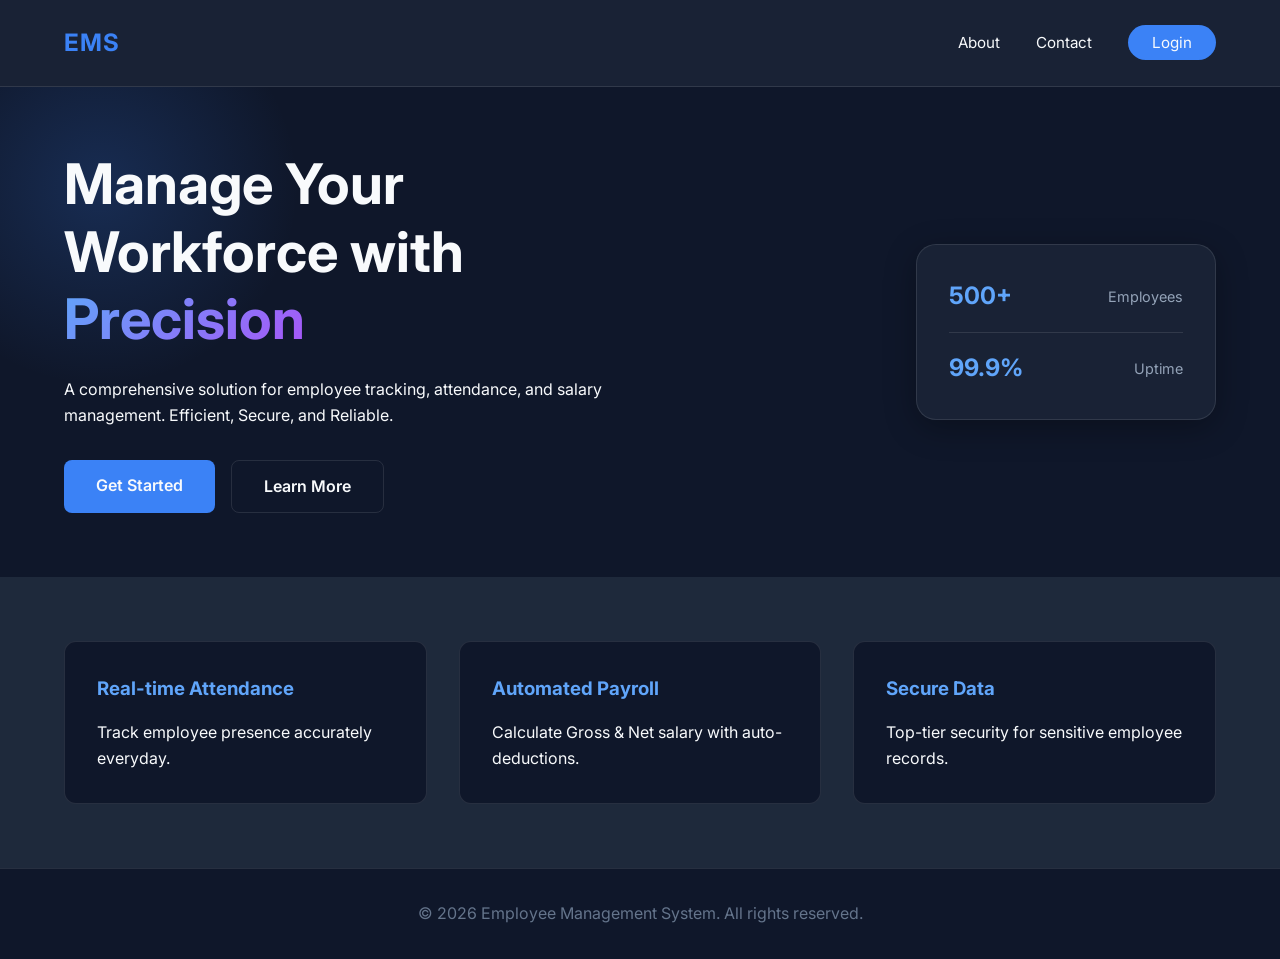
<file: EMS/WebContent/index.html>
<!DOCTYPE html>
<html lang="en">
<head>
    <meta charset="UTF-8">
    <meta name="viewport" content="width=device-width, initial-scale=1.0">
    <title>EMS - Employee Management System</title>
    <link rel="stylesheet" href="css/style.css">
    <link href="https://fonts.googleapis.com/css2?family=Inter:wght@300;400;600;700&display=swap" rel="stylesheet">
</head>
<body>
    <div class="landing-container">
        <nav class="navbar">
            <div class="logo">EMS</div>
            <div class="nav-links">
                <a href="#about">About</a>
                <a href="#contact">Contact</a>
                <a href="login.html" class="btn-login">Login</a>
            </div>
        </nav>
        
        <header class="hero-section">
            <div class="hero-content">
                <h1>Manage Your Workforce with <span class="highlight">Precision</span></h1>
                <p>A comprehensive solution for employee tracking, attendance, and salary management. Efficient, Secure, and Reliable.</p>
                <div class="cta-buttons">
                    <a href="login.html" class="btn-primary">Get Started</a>
                    <a href="#learn-more" class="btn-secondary">Learn More</a>
                </div>
            </div>
            <div class="hero-visual">
                <!-- Abstract Premium Visual -->
                <div class="glass-card">
                    <div class="stat-item">
                        <span class="stat-num">500+</span>
                        <span class="stat-label">Employees</span>
                    </div>
                    <div class="stat-item">
                        <span class="stat-num">99.9%</span>
                        <span class="stat-label">Uptime</span>
                    </div>
                </div>
            </div>
        </header>

        <section id="features" class="features-section">
            <div class="feature-card">
                <h3>Real-time Attendance</h3>
                <p>Track employee presence accurately everyday.</p>
            </div>
            <div class="feature-card">
                <h3>Automated Payroll</h3>
                <p>Calculate Gross & Net salary with auto-deductions.</p>
            </div>
            <div class="feature-card">
                <h3>Secure Data</h3>
                <p>Top-tier security for sensitive employee records.</p>
            </div>
        </section>

        <footer>
            <p>&copy; 2026 Employee Management System. All rights reserved.</p>
        </footer>
    </div>
</body>
</html>
</file>
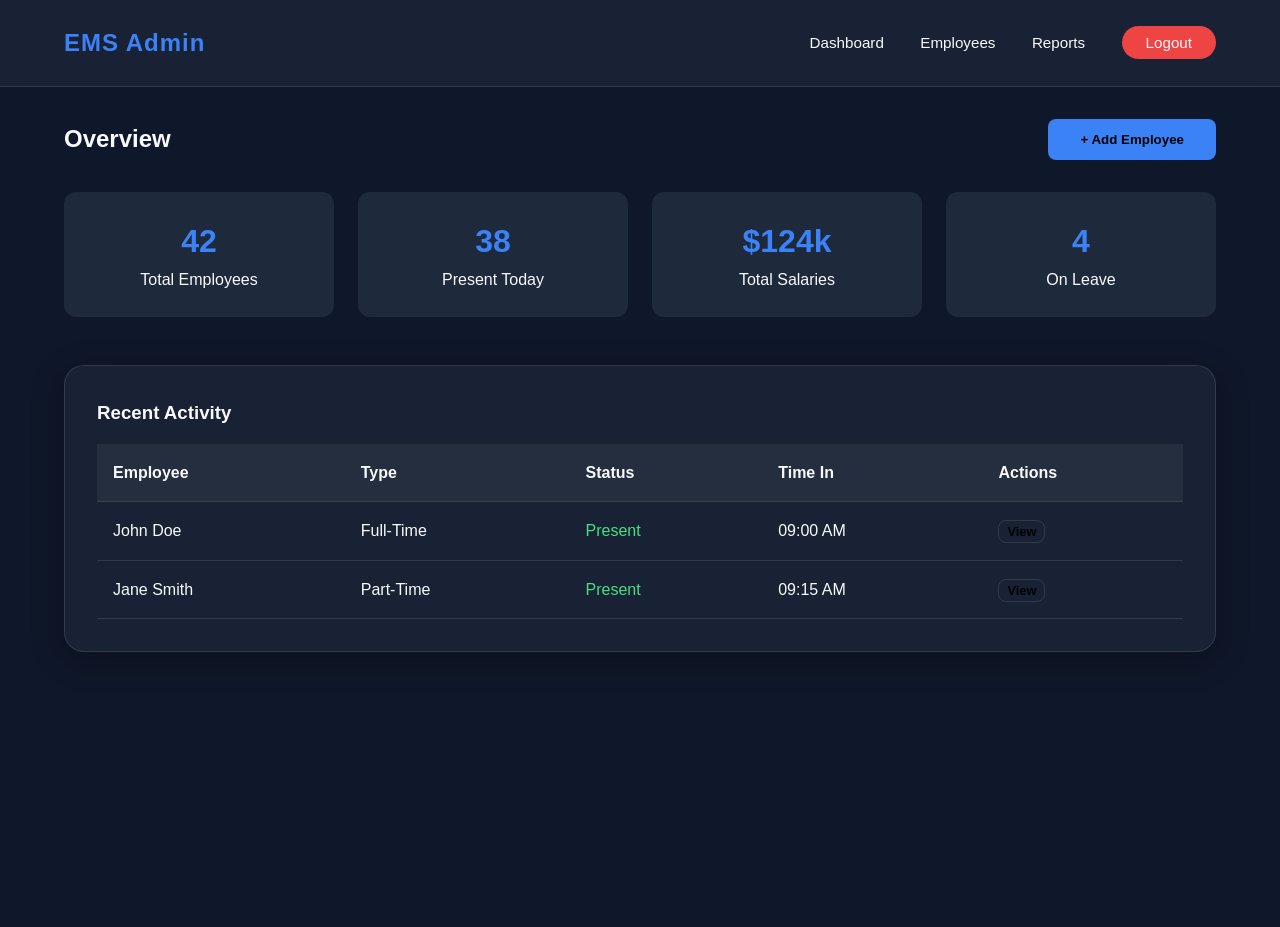
<file: EMS/WebContent/dashboard_admin.html>
<!DOCTYPE html>
<html lang="en">

<head>
    <meta charset="UTF-8">
    <title>Admin Dashboard - EMS</title>
    <link rel="stylesheet" href="css/style.css">
</head>

<body>
    <nav class="navbar">
        <div class="logo">EMS Admin</div>
        <div class="nav-links">
            <a href="dashboard_admin.html" class="active">Dashboard</a>
            <a href="employees.jsp">Employees</a>
            <a href="reports.jsp">Reports</a>
            <a href="/api/auth?action=logout" class="btn-login" style="background: #ef4444;">Logout</a>
        </div>
    </nav>

    <div class="dashboard-container" style="display: block; padding: 2rem 5%;">
        <div class="dash-header">
            <h2>Overview</h2>
            <button class="btn-primary">+ Add Employee</button>
        </div>

        <div class="grid-stats">
            <div class="stat-card">
                <h3>42</h3>
                <p>Total Employees</p>
            </div>
            <div class="stat-card">
                <h3>38</h3>
                <p>Present Today</p>
            </div>
            <div class="stat-card">
                <h3>$124k</h3>
                <p>Total Salaries</p>
            </div>
            <div class="stat-card">
                <h3>4</h3>
                <p>On Leave</p>
            </div>
        </div>

        <div class="glass-card" style="width: 100%;">
            <h3>Recent Activity</h3>
            <div class="table-container">
                <table>
                    <thead>
                        <tr>
                            <th>Employee</th>
                            <th>Type</th>
                            <th>Status</th>
                            <th>Time In</th>
                            <th>Actions</th>
                        </tr>
                    </thead>
                    <tbody>
                        <tr>
                            <td>John Doe</td>
                            <td>Full-Time</td>
                            <td style="color: #4ade80;">Present</td>
                            <td>09:00 AM</td>
                            <td><button class="btn-secondary"
                                    style="padding: 0.2rem 0.5rem; font-size: 0.8rem;">View</button></td>
                        </tr>
                        <tr>
                            <td>Jane Smith</td>
                            <td>Part-Time</td>
                            <td style="color: #4ade80;">Present</td>
                            <td>09:15 AM</td>
                            <td><button class="btn-secondary"
                                    style="padding: 0.2rem 0.5rem; font-size: 0.8rem;">View</button></td>
                        </tr>
                    </tbody>
                </table>
            </div>
        </div>
    </div>
</body>

</html>
</file>
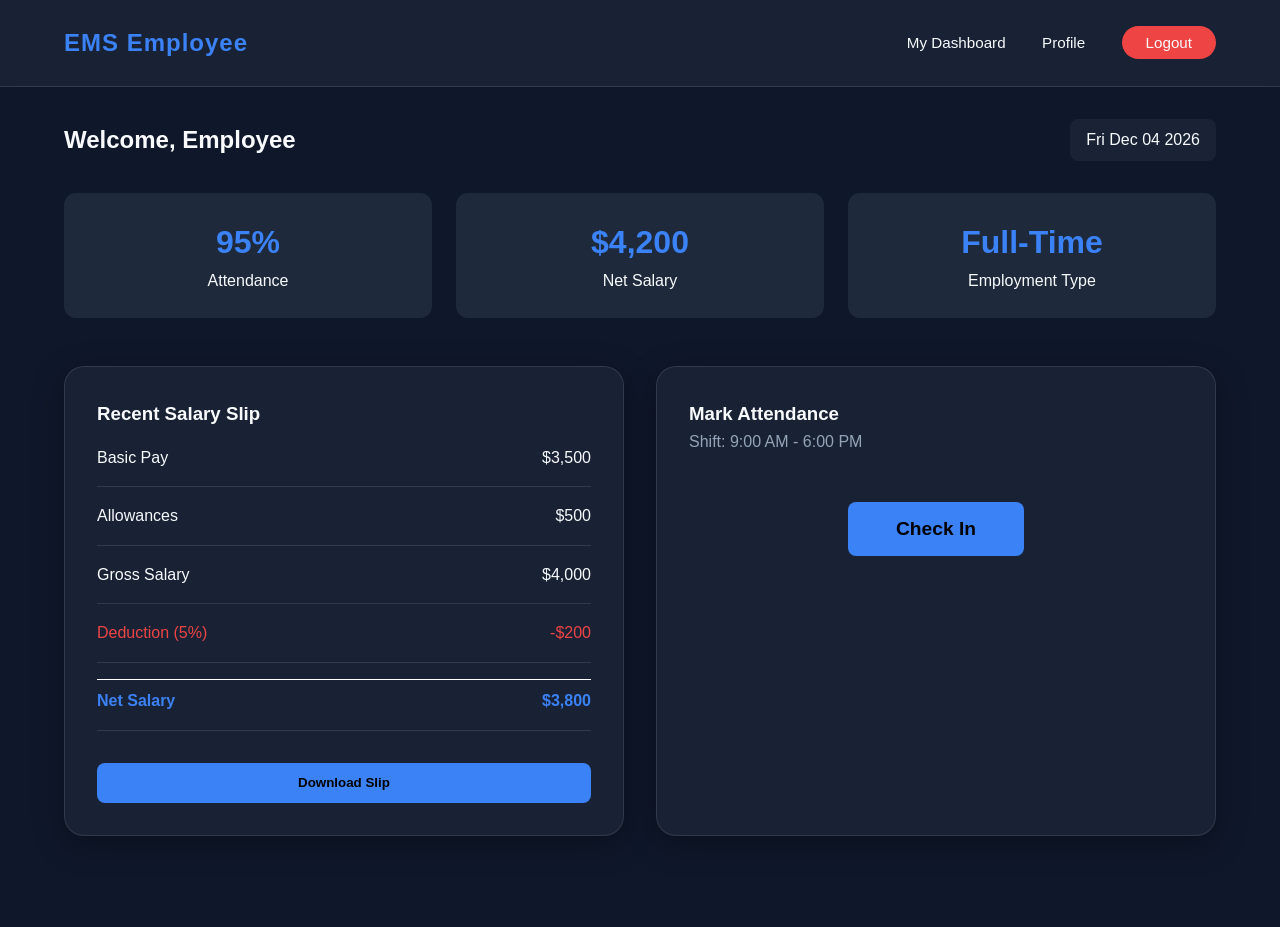
<file: EMS/WebContent/dashboard_employee.html>
<!DOCTYPE html>
<html lang="en">

<head>
    <meta charset="UTF-8">
    <title>Employee Dashboard - EMS</title>
    <link rel="stylesheet" href="css/style.css">
</head>

<body>
    <nav class="navbar">
        <div class="logo">EMS Employee</div>
        <div class="nav-links">
            <a href="dashboard_employee.html" class="active">My Dashboard</a>
            <a href="profile.jsp">Profile</a>
            <a href="/api/auth?action=logout" class="btn-login" style="background: #ef4444;">Logout</a>
        </div>
    </nav>

    <div class="dashboard-container" style="display: block; padding: 2rem 5%;">
        <!-- Welcome Section -->
        <div class="dash-header">
            <h2>Welcome, <span id="empName">Employee</span></h2>
            <div class="date-badge" style="background: var(--glass-bg); padding: 0.5rem 1rem; border-radius: 8px;">
                <script>document.write(new Date().toDateString());</script>
            </div>
        </div>

        <!-- Stats Grid -->
        <div class="grid-stats">
            <div class="stat-card">
                <h3>95%</h3>
                <p>Attendance</p>
            </div>
            <div class="stat-card">
                <h3>$4,200</h3>
                <p>Net Salary</p>
            </div>
            <div class="stat-card">
                <h3>Full-Time</h3>
                <p>Employment Type</p>
            </div>
        </div>

        <div style="display: grid; grid-template-columns: 1fr 1fr; gap: 2rem;">
            <!-- Salary Slip Preview -->
            <div class="glass-card" style="width: 100%;">
                <h3>Recent Salary Slip</h3>
                <div style="margin-top: 1rem;">
                    <div class="stat-item">
                        <span>Basic Pay</span>
                        <span>$3,500</span>
                    </div>
                    <div class="stat-item">
                        <span>Allowances</span>
                        <span>$500</span>
                    </div>
                    <div class="stat-item">
                        <span>Gross Salary</span>
                        <span>$4,000</span>
                    </div>
                    <div class="stat-item" style="color: #ef4444;">
                        <span>Deduction (5%)</span>
                        <span>-$200</span>
                    </div>
                    <div class="stat-item" style="border-top: 1px solid #fff; margin-top: 0.5rem; padding-top: 0.5rem;">
                        <span style="font-weight: bold; color: var(--primary-color);">Net Salary</span>
                        <span style="font-weight: bold; color: var(--primary-color);">$3,800</span>
                    </div>
                    <button class="btn-primary" style="width: 100%; margin-top: 1rem;">Download Slip</button>
                </div>
            </div>

            <!-- Attendance Marking -->
            <div class="glass-card" style="width: 100%;">
                <h3>Mark Attendance</h3>
                <p style="color: #94a3b8; margin-bottom: 1rem;">Shift: 9:00 AM - 6:00 PM</p>
                <div style="text-align: center; padding: 2rem;">
                    <button class="btn-primary" style="font-size: 1.2rem; padding: 1rem 3rem;">Check In</button>
                </div>
            </div>
        </div>
    </div>
</body>

</html>
</file>
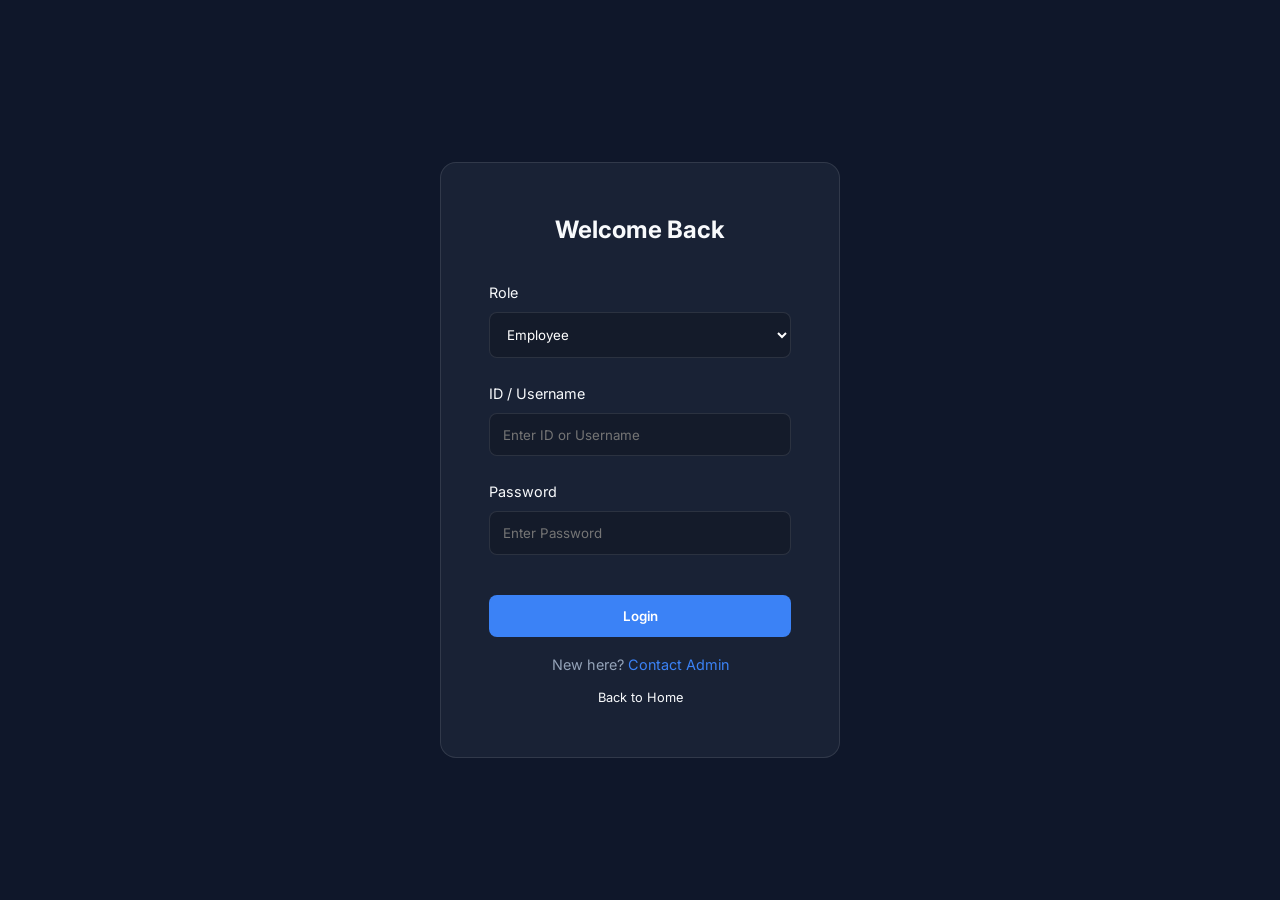
<file: EMS/WebContent/login.html>
<!DOCTYPE html>
<html lang="en">

<head>
    <meta charset="UTF-8">
    <title>Login - EMS</title>
    <link rel="stylesheet" href="css/style.css">
    <link href="https://fonts.googleapis.com/css2?family=Inter:wght@400;600&display=swap" rel="stylesheet">
</head>

<body>
    <div class="login-container">
        <div class="form-box">
            <h2>Welcome Back</h2>
            <form action="/api/auth" method="POST">
                <div class="form-group">
                    <label>Role</label>
                    <select name="role" id="role" onchange="toggleFields()">
                        <option value="EMPLOYEE">Employee</option>
                        <option value="ADMIN">Admin</option>
                    </select>
                </div>
                <div class="form-group">
                    <label>ID / Username</label>
                    <input type="text" name="username" placeholder="Enter ID or Username" required>
                </div>
                <div class="form-group">
                    <label>Password</label>
                    <input type="password" name="password" placeholder="Enter Password" required>
                </div>
                <button type="submit" class="btn-submit">Login</button>
            </form>
            <p style="margin-top: 1rem; text-align: center; font-size: 0.9rem; color: #94a3b8;">
                New here? <a href="#" style="color: var(--primary-color);">Contact Admin</a>
            </p>
            <p style="margin-top: 0.5rem; text-align: center;">
                <a href="index.html" style="font-size: 0.8rem;">Back to Home</a>
            </p>
        </div>
    </div>
    <script>
        function toggleFields() {
            // Function to handle UI changes based on role
        }
    </script>
</body>

</html>
</file>
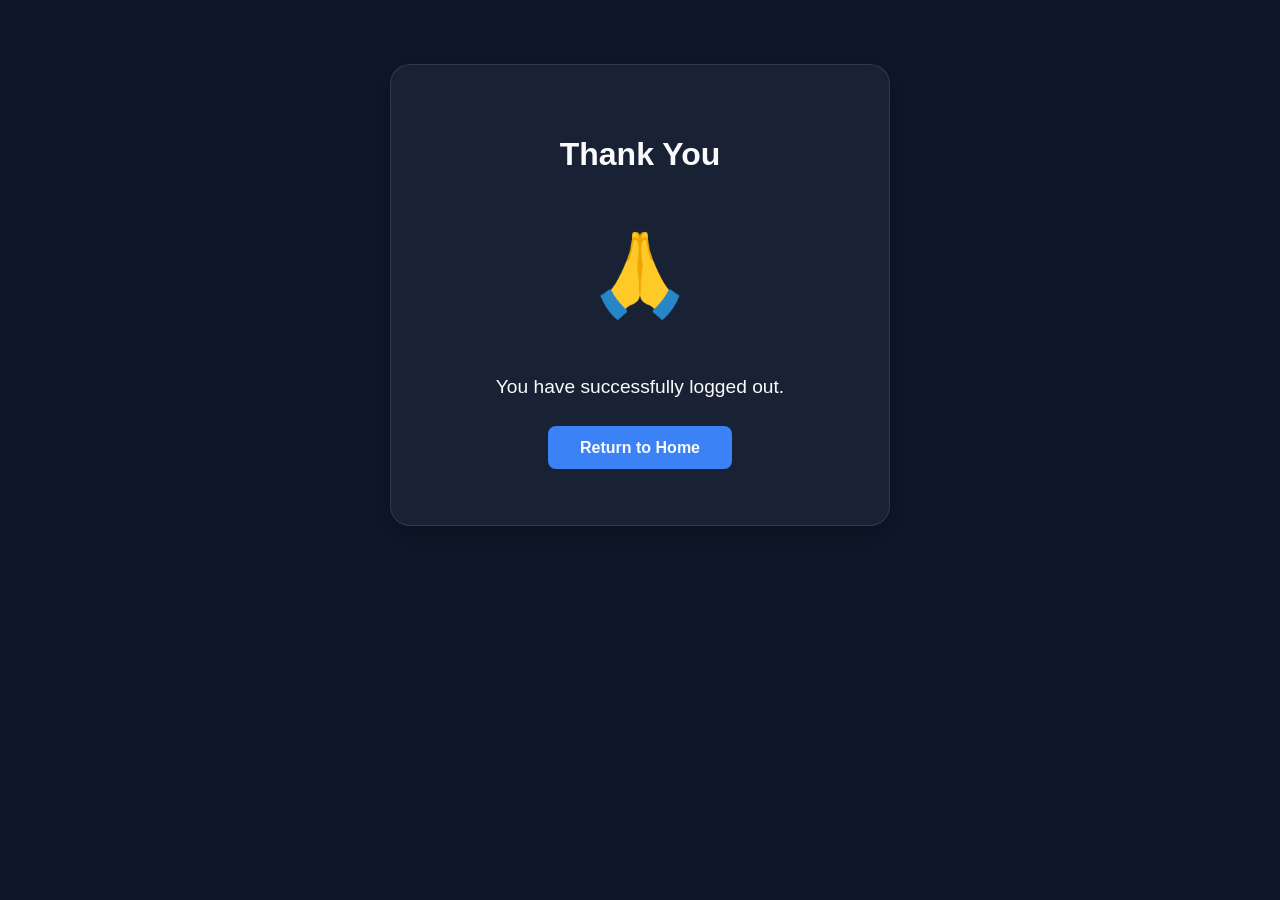
<file: EMS/WebContent/thankyou.html>
<!DOCTYPE html>
<html lang="en">

<head>
    <meta charset="UTF-8">
    <title>Thank You - EMS</title>
    <link rel="stylesheet" href="css/style.css">
</head>

<body>
    <div class="thank-you-container">
        <div class="glass-card" style="margin: 0 auto; width: 100%; max-width: 500px; padding: 4rem;">
            <h1>Thank You</h1>
            <div class="emoji-large">🙏</div>
            <p style="font-size: 1.2rem; margin-bottom: 2rem;">You have successfully logged out.</p>
            <a href="index.html" class="btn-primary">Return to Home</a>
        </div>
    </div>
</body>

</html>
</file>
<file: EMS/WebContent/css/style.css>
:root {
    --bg-color: #0f172a;
    --text-color: #f8fafc;
    --primary-color: #3b82f6;
    --secondary-color: #1e293b;
    --accent-color: #60a5fa;
    --glass-bg: rgba(30, 41, 59, 0.7);
    --glass-border: rgba(255, 255, 255, 0.1);
}

* {
    margin: 0;
    padding: 0;
    box-sizing: border-box;
    font-family: 'Inter', sans-serif;
}

body {
    background-color: var(--bg-color);
    color: var(--text-color);
    line-height: 1.6;
    overflow-x: hidden;
}

a {
    text-decoration: none;
    color: inherit;
}

/* Landing Page */
.landing-container {
    min-height: 100vh;
    display: flex;
    flex-direction: column;
}

.navbar {
    display: flex;
    justify-content: space-between;
    align-items: center;
    padding: 1.5rem 5%;
    background: var(--glass-bg);
    backdrop-filter: blur(10px);
    position: sticky;
    top: 0;
    z-index: 100;
    border-bottom: 1px solid var(--glass-border);
}

.logo {
    font-size: 1.5rem;
    font-weight: 700;
    color: var(--primary-color);
    letter-spacing: 1px;
}

.nav-links a {
    margin-left: 2rem;
    font-size: 0.95rem;
    transition: color 0.3s;
}

.nav-links a:hover {
    color: var(--primary-color);
}

.btn-login {
    background: var(--primary-color);
    padding: 0.5rem 1.5rem;
    border-radius: 99px;
    transition: transform 0.2s;
}

.btn-login:hover {
    transform: translateY(-2px);
    box-shadow: 0 4px 12px rgba(59, 130, 246, 0.3);
}

.hero-section {
    display: flex;
    align-items: center;
    justify-content: space-between;
    padding: 4rem 5%;
    flex: 1;
    position: relative;
    overflow: hidden;
}

.hero-section::before {
    content: '';
    position: absolute;
    width: 400px;
    height: 400px;
    background: radial-gradient(circle, rgba(59, 130, 246, 0.2) 0%, transparent 70%);
    top: -100px;
    left: -100px;
    z-index: -1;
}

.hero-content {
    max-width: 600px;
}

.hero-content h1 {
    font-size: 3.5rem;
    line-height: 1.2;
    margin-bottom: 1.5rem;
}

.highlight {
    background: linear-gradient(135deg, #60a5fa, #a855f7);
    -webkit-background-clip: text;
    -webkit-text-fill-color: transparent;
}

.cta-buttons {
    margin-top: 2rem;
    display: flex;
    gap: 1rem;
}

.btn-primary, .btn-secondary {
    padding: 0.8rem 2rem;
    border-radius: 8px;
    font-weight: 600;
    cursor: pointer;
    transition: all 0.3s ease;
}

.btn-primary {
    background: var(--primary-color);
    border: none;
}

.btn-primary:hover {
    background: #2563eb;
    transform: translateY(-2px);
}

.btn-secondary {
    background: transparent;
    border: 1px solid var(--glass-border);
}

.btn-secondary:hover {
    background: rgba(255, 255, 255, 0.05);
}

.hero-visual {
    position: relative;
}

.glass-card {
    background: var(--glass-bg);
    border: 1px solid var(--glass-border);
    border-radius: 20px;
    padding: 2rem;
    width: 300px;
    backdrop-filter: blur(12px);
    box-shadow: 0 8px 32px rgba(0, 0, 0, 0.3);
    animation: float 6s ease-in-out infinite;
}

@keyframes float {
    0% { transform: translateY(0); }
    50% { transform: translateY(-20px); }
    100% { transform: translateY(0); }
}

.stat-item {
    display: flex;
    justify-content: space-between;
    align-items: center;
    margin-bottom: 1rem;
    padding-bottom: 1rem;
    border-bottom: 1px solid var(--glass-border);
}

.stat-item:last-child {
    border-bottom: none;
    margin-bottom: 0;
    padding-bottom: 0;
}

.stat-num {
    font-size: 1.5rem;
    font-weight: 700;
    color: var(--accent-color);
}

.stat-label {
    font-size: 0.9rem;
    color: #94a3b8;
}

.features-section {
    display: grid;
    grid-template-columns: repeat(auto-fit, minmax(250px, 1fr));
    gap: 2rem;
    padding: 4rem 5%;
    background: var(--secondary-color);
}

.feature-card {
    background: var(--bg-color);
    padding: 2rem;
    border-radius: 12px;
    border: 1px solid var(--glass-border);
    transition: transform 0.3s;
}

.feature-card:hover {
    transform: translateY(-5px);
    border-color: var(--primary-color);
}

.feature-card h3 {
    margin-bottom: 1rem;
    color: var(--accent-color);
}

footer {
    padding: 2rem;
    text-align: center;
    color: #64748b;
    border-top: 1px solid var(--glass-border);
}

/* Forms (Login/Dashboard) */
.login-container, .dashboard-container {
    padding-top: 5rem;
    display: flex;
    justify-content: center;
    align-items: center;
    min-height: calc(100vh - 60px);
}

.form-box {
    background: var(--glass-bg);
    padding: 3rem;
    border-radius: 16px;
    border: 1px solid var(--glass-border);
    width: 100%;
    max-width: 400px;
}

.form-box h2 {
    margin-bottom: 2rem;
    text-align: center;
}

.form-group {
    margin-bottom: 1.5rem;
}

.form-group label {
    display: block;
    margin-bottom: 0.5rem;
    font-size: 0.9rem;
}

.form-group input, .form-group select {
    width: 100%;
    padding: 0.8rem;
    border-radius: 8px;
    border: 1px solid var(--glass-border);
    background: rgba(0, 0, 0, 0.2);
    color: #fff;
    outline: none;
}

.form-group input:focus {
    border-color: var(--primary-color);
}

.btn-submit {
    width: 100%;
    background: var(--primary-color);
    color: #fff;
    padding: 0.8rem;
    border: none;
    border-radius: 8px;
    font-weight: 600;
    cursor: pointer;
    margin-top: 1rem;
}

/* Dashboard Specifics */
.dash-header {
    display: flex;
    justify-content: space-between;
    align-items: center;
    margin-bottom: 2rem;
}

.grid-stats {
    display: grid;
    grid-template-columns: repeat(auto-fit, minmax(200px, 1fr));
    gap: 1.5rem;
    margin-bottom: 3rem;
}

.stat-card {
    background: var(--secondary-color);
    padding: 1.5rem;
    border-radius: 12px;
    text-align: center;
}

.stat-card h3 {
    font-size: 2rem;
    color: var(--primary-color);
}

/* Tables */
.table-container {
    overflow-x: auto;
}

table {
    width: 100%;
    border-collapse: collapse;
    margin-top: 1rem;
}

th, td {
    padding: 1rem;
    text-align: left;
    border-bottom: 1px solid var(--glass-border);
}

th {
    background: rgba(255, 255, 255, 0.05);
}

tr:hover {
    background: rgba(255, 255, 255, 0.02);
}

/* Thank you page */
.thank-you-container {
    text-align: center;
    padding: 4rem;
}
.emoji-large {
    font-size: 5rem;
    margin: 2rem 0;
    animation: wave 2s infinite;
}

@keyframes wave {
    0%, 100% { transform: rotate(0deg); }
    25% { transform: rotate(-10deg); }
    75% { transform: rotate(10deg); }
}
</file>
